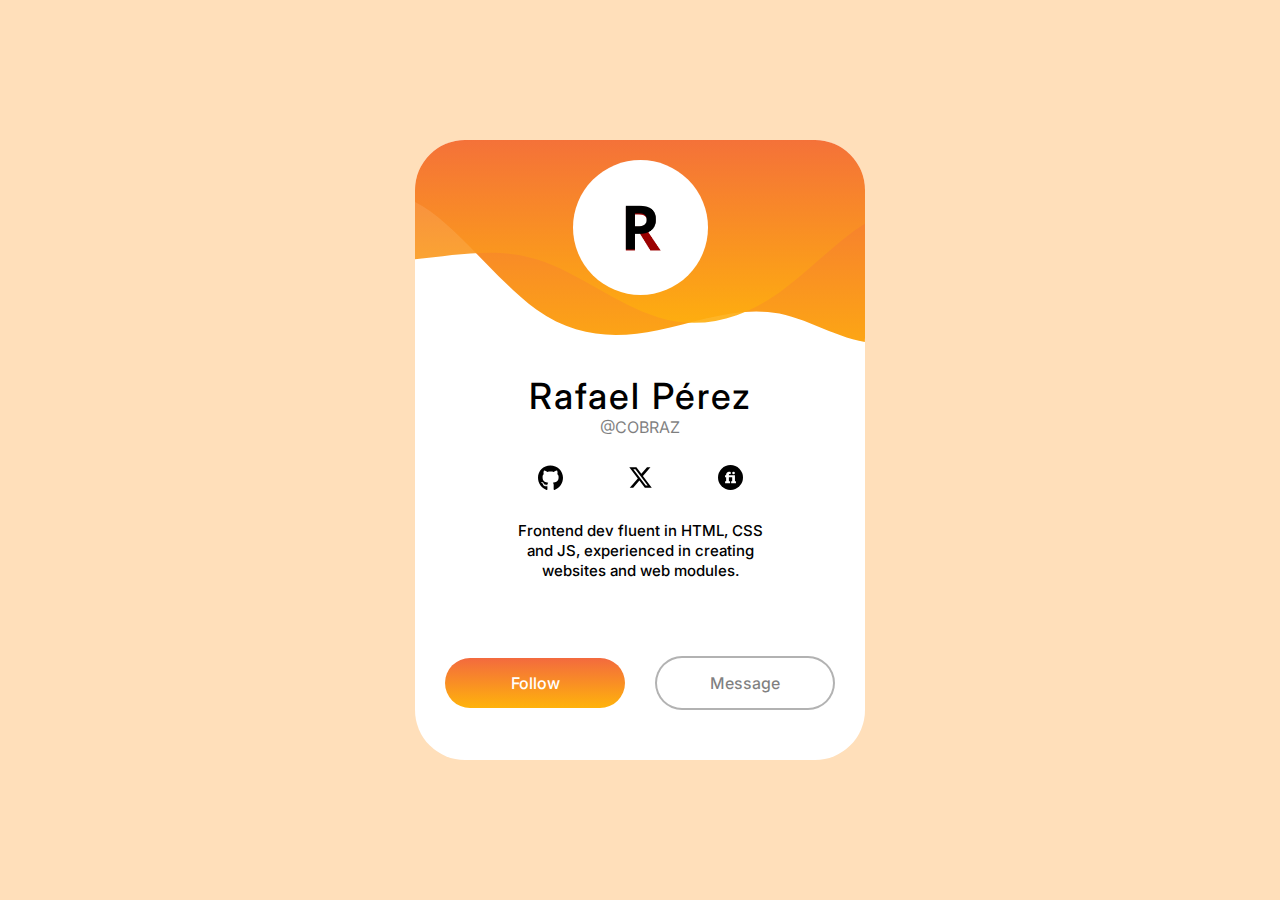
<file: Profile card/index.html>
<!DOCTYPE html>
<html lang="en">
  <head>
    <meta charset="UTF-8">
    <meta name="viewport" content="width=device-width, initial-scale=1.0">
    <title>My Website</title>
    <link rel="stylesheet" href="index.css">
    <link rel="preconnect" href="https://fonts.googleapis.com">
    <link rel="preconnect" href="https://fonts.gstatic.com" crossorigin>
    <link href="https://fonts.googleapis.com/css2?family=Inter:wght@100..900&display=swap" rel="stylesheet">
  </head>
  <body>
    <main>
        <div class="card">
            <div class="top-portion">
                <div class="profile-img-div">
                    <img src="VA.png" class="profile-img">
                </div>
            </div>
            <div class="bottom-portion">
                <div class="name-div">
                    <h1 class="name">Rafael Pérez</h1>
                    <h5 class="userName">@COBRAZ</h5>
                </div>
                <div class="socials-div">
                    <img src="github-brands-solid.svg" class="social-icon">
                    <img src="x-twitter-brands-solid.svg" class="social-icon">
                    <img src="fiverr-icon.svg" class="social-icon">
                </div>
                <div class="description-div">
                    <h4 class="description">Frontend dev fluent in HTML, CSS and JS, experienced in creating websites and web modules.</h4>
                </div>
                <div class="btn-div">
                    <button class="follow btn">Follow</button>
                    <button class="message btn">Message</button>
                </div>
            </div>
        </div>
    </main>
  </body>
</html>
</file>
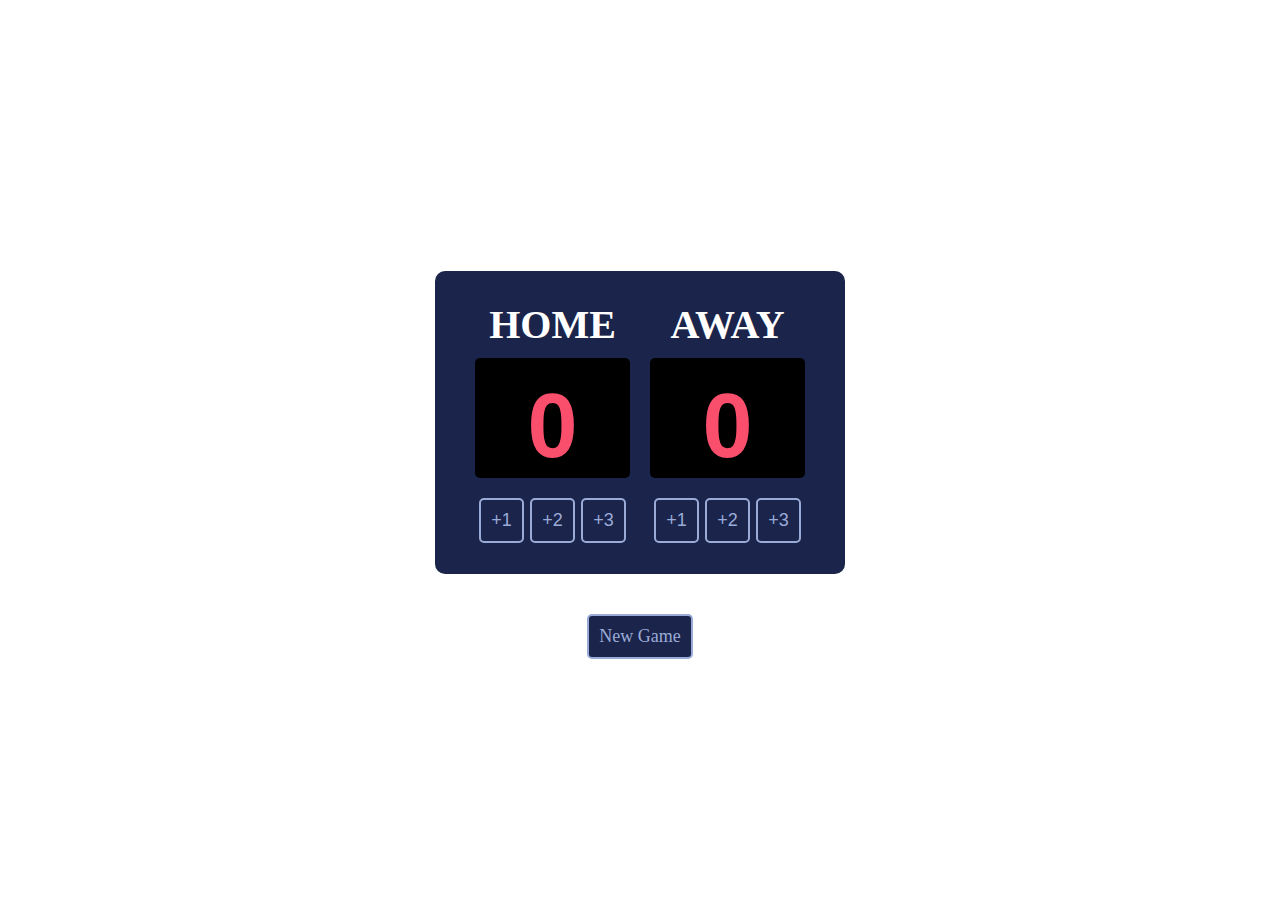
<file: HTML, CSS and JS/Basketball scoreboard/index.html>
<html>
    <head>
        <link rel="stylesheet" href="index.css">
        <link href="https://fonts.cdnfonts.com/css/cursed-timer-ulil" rel="stylesheet">
    </head>
    <body>
        <div class="container">
            <div class="score-container">
                <h3>HOME</h3>
                <div class="score-div">
                    <h1 class="score" id="score-1">0</h1>
                </div>
                <div class="btn-div">
                    <button class="score-btn" onclick="add1_1()">+1</button>
                    <button class="score-btn" onclick="add2_1()">+2</button>
                    <button class="score-btn" onclick="add3_1()">+3</button>
                </div>
            </div>
            <div class="score-container">
                <h3>AWAY</h3>
                <div class="score-div">
                    <h1 class="score" id="score-2">0</h1>
                </div>
                <div class="btn-div">
                    <button class="score-btn" onclick="add1_2()">+1</button>
                    <button class="score-btn" onclick="add2_2()">+2</button>
                    <button class="score-btn" onclick="add3_2()">+3</button>
                </div>
            </div>
        </div>
        <button class="ng-btn" onclick="ngFunct()">New Game</button>
        <script src="index.js"></script>
    </body>
</html>
</file>
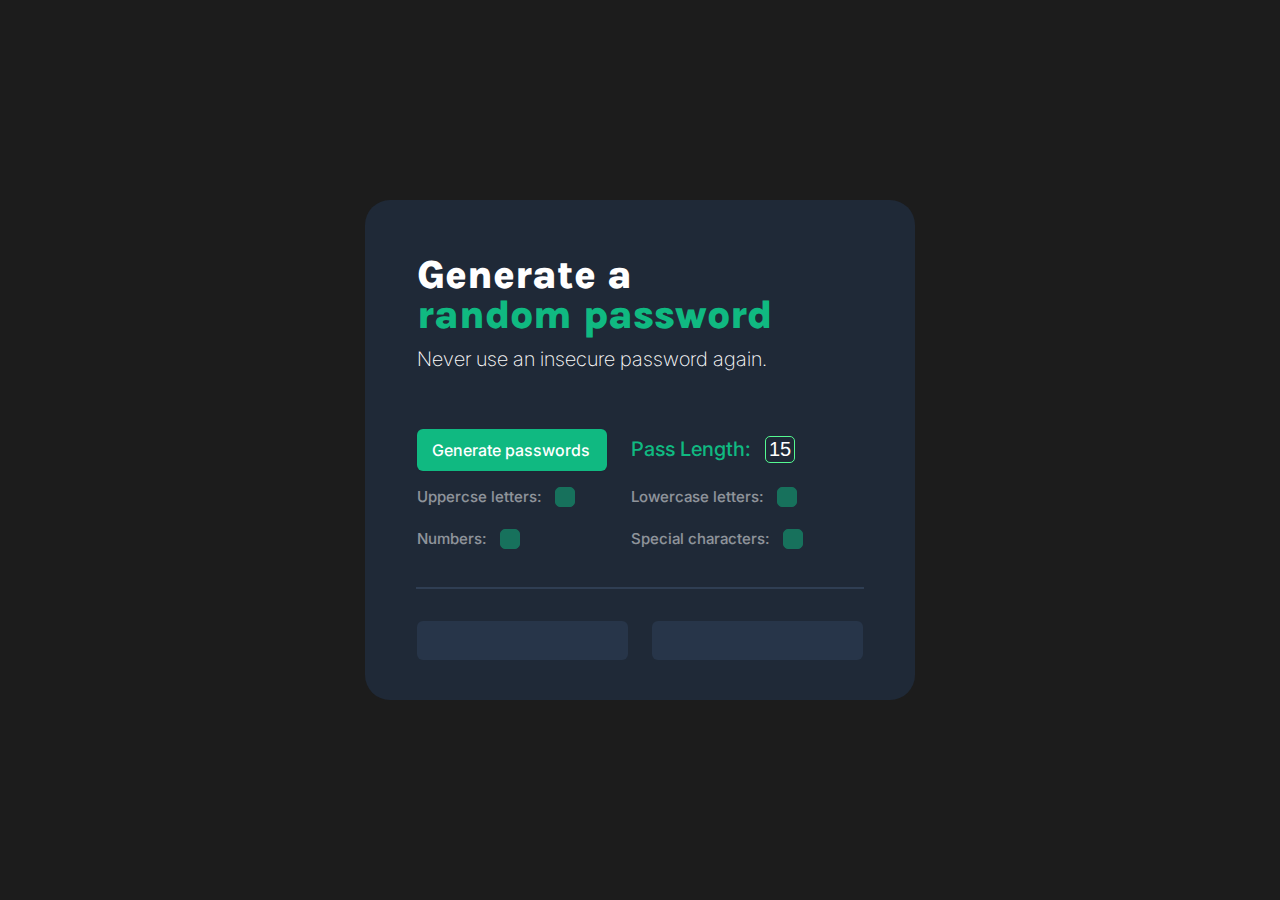
<file: HTML, CSS and JS/Password generator/index.html>
<html>
    <head>
        <link rel="stylesheet" href="index.css">
    </head>
    <body>
        <div class="container">
            <div class="container-section-1">
                <h1 class="title">Generate a <br><span class="green-text">random password</span></h1>
                <h4 class="subtitle">Never use an insecure password again.</h4>
                <div class="settings-section1">
                    <button class="generate-btn" id="genBtn">Generate passwords</button>
                    <label class="length-label" for="length">Pass Length:</label>
                    <input class="length-input" type="number" id="length" min="1" max="20" value="15">
                </div>
                <div class="settings-section2">
                        <div class="input-div">
                            <label class="check-label" for="checkUpperCase">Uppercse letters:</label>
                            <input class="check-btn" type="checkbox" id="checkUpperCase" checked="checked">
                        </div>
                        <div class="input-div">
                            <label class="check-label" for="checkLowercase">Lowercase letters:</label>
                            <input class="check-btn" type="checkbox" id="checkLowercase" checked="checked">
                        </div>   
                </div>
                <div class="settings-section2">
                    <div class="input-div">
                        <label class="check-label" for="checkNumbers">Numbers:</label>
                        <input class="check-btn" type="checkbox" id="checkNumbers" checked="checked">
                    </div>
                    <div class="input-div">
                        <label class="check-label" for="checkSpecial">Special characters:</label>
                        <input class="check-btn" type="checkbox" id="checkSpecial" checked="checked">
                    </div>
                </div>
            </div>
            <div class="section-separator"></div>
            <div class="container-section-2">
                <div class="password-div" id="pass1Div">
                    <h5 class="password" id="pass1"></h5>
                </div>
                <div class="password-div" id="pass2Div">
                    <h5 class="password" id="pass2"></h5>
                </div>
            </div>
        </div>
        <script src="index.js"></script>
    </body>
</html>
</file>
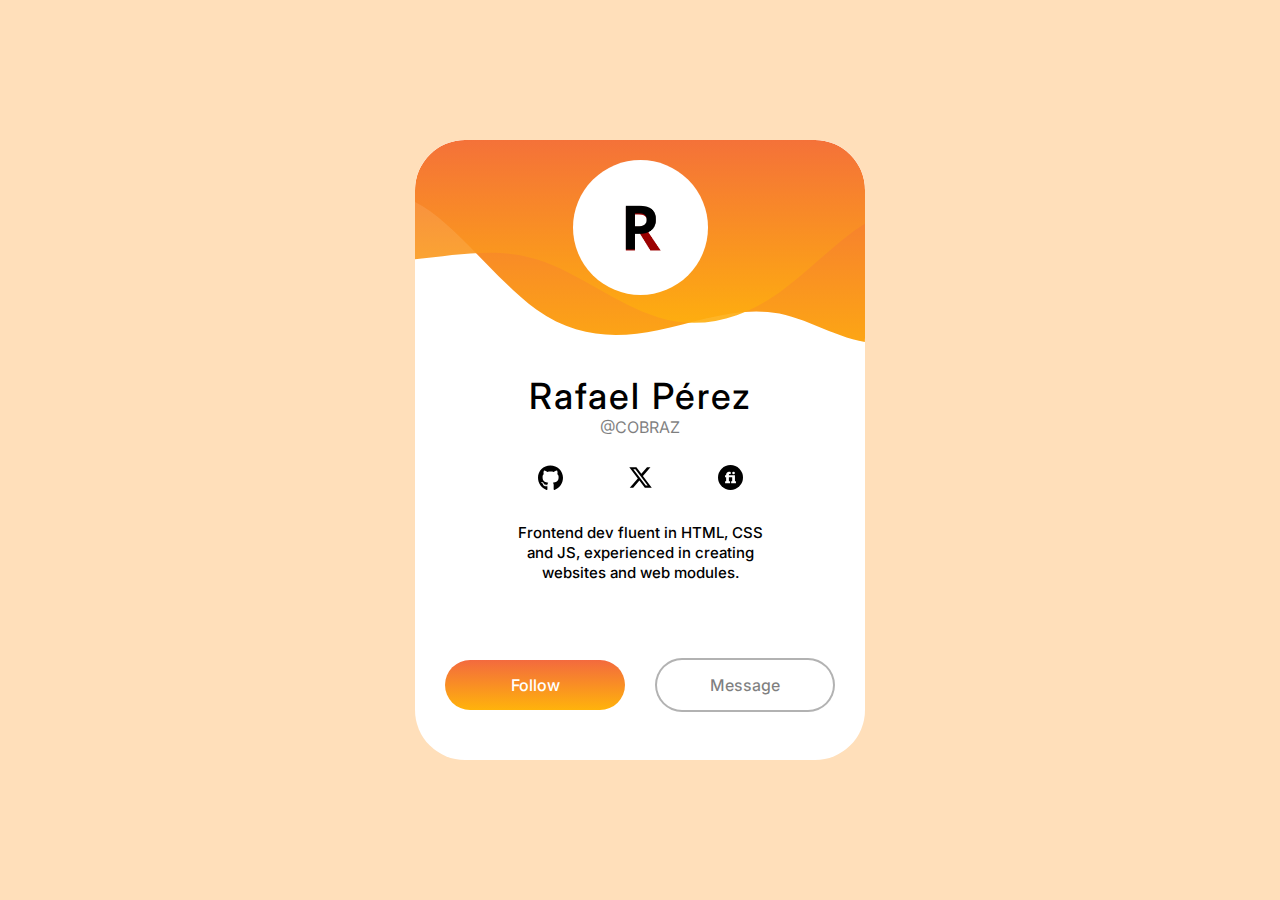
<file: HTML, CSS and JS/Profile card/card.html>
<!DOCTYPE html>
<html lang="en">
  <head>
    <meta charset="UTF-8">
    <meta name="viewport" content="width=device-width, initial-scale=1.0">
    <title>My Website</title>
    <link rel="stylesheet" href="card.css">
    <link rel="preconnect" href="https://fonts.googleapis.com">
    <link rel="preconnect" href="https://fonts.gstatic.com" crossorigin>
    <link href="https://fonts.googleapis.com/css2?family=Inter:wght@100..900&display=swap" rel="stylesheet">
  </head>
  <body>
    <main>
        <div class="card">
            <div class="top-portion">
                <div class="profile-img-div">
                    <img src="VA.png" class="profile-img">
                </div>
            </div>
            <div class="bottom-portion">
                <div class="name-div">
                    <h1 class="name">Rafael Pérez</h1>
                    <h5 class="userName">@COBRAZ</h5>
                </div>
                <div class="socials-div">
                    <a target="_blank" href="https://github.com/wCOBRAZw"><img src="github-brands-solid.svg" class="social-icon"></a>
                    <a target="_blank" href="https://x.com/rafa_pdlc"><img src="x-twitter-brands-solid.svg" class="social-icon"></a>
                    <a target="_blank" href="https://es.fiverr.com/rafael_pdlc"><img src="fiverr-icon.svg" class="social-icon"></a>
                </div>
                <div class="description-div">
                    <h4 class="description">Frontend dev fluent in HTML, CSS and JS, experienced in creating websites and web modules.</h4>
                </div>
                <div class="btn-div">
                    <button class="follow btn">Follow</button>
                    <button class="message btn">Message</button>
                </div>
            </div>
        </div>
    </main>
  </body>
</html>
</file>
<file: Profile card/index.css>
html,
body,
div,
span,
applet,
object,
iframe,
h1,
h2,
h3,
h4,
h5,
h6,
p,
blockquote,
pre,
a,
abbr,
acronym,
address,
big,
cite,
code,
del,
dfn,
em,
img,
ins,
kbd,
q,
s,
samp,
small,
strike,
strong,
sub,
sup,
tt,
var,
b,
u,
i,
center,
dl,
dt,
dd,
ol,
ul,
li,
fieldset,
form,
label,
legend,
table,
caption,
tbody,
tfoot,
thead,
tr,
th,
td,
article,
aside,
canvas,
details,
embed,
figure,
figcaption,
footer,
header,
hgroup,
menu,
nav,
output,
ruby,
section,
summary,
time,
mark,
audio,
video {
  margin: 0;
  padding: 0;
  border: 0;
  font-size: 100%;
  font: inherit;
  vertical-align: baseline;
}

article,
aside,
details,
figcaption,
figure,
footer,
header,
hgroup,
menu,
nav,
section {
  display: block;
}
body {
  line-height: 1;
}
ol,
ul {
  list-style: none;
}
blockquote,
q {
  quotes: none;
}
blockquote:before,
blockquote:after,
q:before,
q:after {
  content: "";
  content: none;
}
table {
  border-collapse: collapse;
  border-spacing: 0;
}


/* My code starts here */

@import url('https://fonts.googleapis.com/css2?family=Inter:wght@100..900&display=swap');

* {
    font-family: "Inter";
}

body {
    width: 100vw;
    height: 100vh;
    background-color: #FFDFBA;
}

main {
    height: 100%;
    width: 100%;
    display: flex;
    align-items: center;
    justify-content: center;
}

.card {
    width: 50%;
    max-width: 450px;
    height: 80%;
    max-height: 620px;
    background-color: white;
    border-radius: 50px;
}

.top-portion, .bottom-portion {
    height: 40%;
}

.bottom-portion {
    width: 100%;
}

.profile-img-div {
    width: 100%;
    height: 100%;
    background-image: url("wave.svg");
    background-repeat: no-repeat;
    background-size: cover;
    display: flex;
    align-items: flex-start;
    justify-content: center;
    border-radius: 50px;
}

.profile-img {
    width: 30%;
    height: auto;
    border-radius: 999px;
    margin-top: 20px;
}

.name-div {
    width: 100%;
    display: flex;
    flex-direction: column;
    justify-content: center;
    align-items: center;
}

.name {
    font-size: 36px;
    letter-spacing: 2px;
    font-weight: 500;
    margin-top: -10px;
}

.userName {
    margin-top: 5px;
    opacity: 0.5;
}

.socials-div {
    width: 60%;
    display: flex;
    align-items: center;
    justify-content: space-around;
    margin: auto;
}

.social-icon {
    width: 25px;
    margin: 30px 0px;
}

.description-div {
    width: 60%;
    margin: auto;
    text-align: center;
    font-weight: 500;
    line-height: 20px;
    font-size: 15px;
}

.btn-div {
    width: 100%;
    justify-content: space-evenly;
    align-items: center;
    display: flex;
    margin-top: 10%;
}

.btn {
    margin: 30px 0px 30px 0px;
    width: 40%;
    padding: 15px 15px;
    border-radius: 50px;
    background-color: #FFF;
    color: rgba(0, 0, 0, 0.5);
    font-size: 16px;
    font-weight: 500;
    cursor: pointer;
    border: solid 2px rgba(0, 0, 0, 0.3);
}

.follow {
    background: linear-gradient(#F36A3E, #FFB30B) !important;
    color: white;
    border: 0;
}
</file>
<file: HTML, CSS and JS/Basketball scoreboard/index.css>
body {
    margin: 0;
    display: flex;
    flex-direction: column; 
    justify-content: center; 
    align-items: center;
    height: 100vh;
    width: 100vw;
}

.container {
    display: flex;
    justify-content: space-around;
    margin: 30px;
    background-color: #1B244A;
    padding: 30px;
    border-radius: 10px;
    max-width: 400px;
    
}

.score-div {
    display: flex;
    background-color: black;
    width: 155px;
    height: 120px;
    border-radius: 5px;
    margin: 10px;
    align-items: center;
    justify-content: center;
}

.score-container {
    display: flex;
    flex-direction: column;
    align-items: center;
}

h3 {
    font-weight: 700;
    font-family: Verdana;
    font-size: 40px;
    margin: 0;
    padding: 0;
    color: white;
}

.score-btn {
    width: 45px;
    height: 45px;
    margin: 1px;
    margin-top: 10px;
    font-family: 'Cursed Timer ULiL', sans-serif;
    font-weight: 400;
    font-size: 18px;
    background-color: transparent;
    border-color: #9AABD8;
    border-width: 2px;
    border-radius: 5px;
    border-style: solid;
    color: #9AABD8;
    cursor: pointer;

}

.score {
    color: ;
    font-size: 90px;
    font-family: 'Cursed Timer ULiL', sans-serif;
    height: 100%;
    display: flex;
    justify-content: center;
    align-items: flex-end;
    text-align: center;
    width: 100%;
    margin: 0;
}

.ng-btn {
    padding: 10px;
    height: 45px;
    margin: 1px;
    margin-top: 10px;
    font-family: 'Cursed Timer ULiL';
    font-weight: 400;
    font-size: 18px;
    background-color:#1B244A;
    border-color: #9AABD8;
    border-width: 2px;
    border-radius: 5px;
    border-style: solid;
    color: #9AABD8;
    cursor: pointer;
}
</file>
<file: HTML, CSS and JS/Password generator/index.css>
@import url('https://fonts.googleapis.com/css2?family=Karla:ital,wght@0,200..800;1,200..800&display=swap');
@import url('https://fonts.googleapis.com/css2?family=Inter:wght@100..900&display=swap');

:root {
    --checkbox-size: 16px;
    --margin: 16px;
    --margin-small: calc(var(--margin) / 2);
    --text-lighter: #ccc;
    --brand: #55F991;
}

body {
    margin: 0;
    background-color: #1C1C1C;
    height: 100%;
    width: 100%;
    display: flex;
    justify-content: center;
    align-items: center;
}

.title {
    margin: 0;
    color: white;
    font-family: "Karla", sans-serif;
    font-weight: 800;
    font-size: 40px;
    line-height: 40px;
    margin-left: 52px;
    margin-top: 55px;
}

.green-text {
    color: #10B981;
}

.subtitle {
    margin: 0;
    color: white;
    font-family: "Inter";
    font-weight: 200;
    font-size: 20px;
    line-height: 28px;
    margin-left: 52px;
    margin-top: 10px;
}

.container {
    width: 550px;
    height: 500px;
    background-color: #1F2937;
    margin: 64px;
    border-radius: 25px;
}

.generate-btn {
    border: 0;
    width: Hug (191px);
    height: Hug (42px);
    padding: 9px 17px 9px 15px;
    border-radius: 6px;
    opacity: 0px;
    box-shadow: 0px 1px 2px 0px #0000000D;
    background: #10B981;
    font-family: Inter;
    font-size: 16px;
    font-weight: 500;
    line-height: 24px;
    text-align: left;
    color: white;
    margin-top: 56px;
    margin-left: 52px;
    cursor: pointer;
}

.section-separator {
    width: 81%;
    margin: auto;
    height: 0px;
    border: 1px solid #2F3E53;
    margin-top: 32px;
}

.password-div {
    width: 211px;
    height: 39px;
    border-radius: 6px;
    background: #273549;
    display: flex;
    align-items: center;
    justify-content: center;
    cursor: pointer;
}

.password {
    color: #55F991;
    font-family: Inter;
    font-size: 16px;
    font-weight: 500;
    line-height: 32px;
    text-align: center;
}

.container-section-2 {
   margin: auto; 
   display: flex;
   justify-content: space-between;
   width: 81%;
   margin-top: 32px;
}

.length-label {
    margin-left: 20px;
    color: #10B981;
    font-family: Inter;
    font-size: 20px;
    font-weight: 500;
    line-height: 32px;
    text-align: center;
    margin-right: 10px;
}  

.length-input {
    width: 30px;
    margin: 0;
    appearance: none;
    font-size: 20px;
    font-weight: 500;
    text-align: center;
    border: solid 1px #55F991;
    border-radius: 5px;
    background-color: transparent;
    color: white;

}

input::-webkit-outer-spin-button,
input::-webkit-inner-spin-button {
    -webkit-appearance: none;
    margin: 0;
}

input[type="number"] {
    appearance: none;
    -moz-appearance: textfield;
}

.settings-section2 {
    width: 81%;
    margin: auto;
    margin-top: 10px;
    display: flex;
    justify-content: flex-start;
}

.input-div {
    width: 48%;
    display: flex;
    align-items: center;
}

.check-label {
    color: white;
    font-family: Inter;
    font-size: 15px;
    font-weight: 500;
    line-height: 32px;
    margin-right: 10px;
    opacity: 0.5;
}

.check-btn {
    border:1px solid #10B981;
    height: 20px;
    width: 20px;
    -webkit-appearance: none;
    appearance: none;
    padding: 5px;
    vertical-align: middle;
    background-color :transparent;
    -webkit-transition: background-color 2000ms linear;
    -ms-transition: background-color 200ms linear;
    transition: background-color 200ms linear;
    border-radius: 5px;
    opacity: .5;
}

.check-btn:checked {
    background-color: #10B981;
    -webkit-transition: background-color 2000ms linear;
    -ms-transition: background-color 200ms linear;
    transition: background-color 200ms linear;
}
</file>
<file: HTML, CSS and JS/Profile card/card.css>
html,
body,
div,
span,
applet,
object,
iframe,
h1,
h2,
h3,
h4,
h5,
h6,
p,
blockquote,
pre,
a,
abbr,
acronym,
address,
big,
cite,
code,
del,
dfn,
em,
img,
ins,
kbd,
q,
s,
samp,
small,
strike,
strong,
sub,
sup,
tt,
var,
b,
u,
i,
center,
dl,
dt,
dd,
ol,
ul,
li,
fieldset,
form,
label,
legend,
table,
caption,
tbody,
tfoot,
thead,
tr,
th,
td,
article,
aside,
canvas,
details,
embed,
figure,
figcaption,
footer,
header,
hgroup,
menu,
nav,
output,
ruby,
section,
summary,
time,
mark,
audio,
video {
  margin: 0;
  padding: 0;
  border: 0;
  font-size: 100%;
  font: inherit;
  vertical-align: baseline;
}

article,
aside,
details,
figcaption,
figure,
footer,
header,
hgroup,
menu,
nav,
section {
  display: block;
}
body {
  line-height: 1;
}
ol,
ul {
  list-style: none;
}
blockquote,
q {
  quotes: none;
}
blockquote:before,
blockquote:after,
q:before,
q:after {
  content: "";
  content: none;
}
table {
  border-collapse: collapse;
  border-spacing: 0;
}


/* My code starts here */

@import url('https://fonts.googleapis.com/css2?family=Inter:wght@100..900&display=swap');

@media only screen and (min-width: 565px) {
    .btn-div {
        flex-direction: row;
        min-width: 450px;
        margin-top: 10%;
        justify-content: space-evenly;
        align-items: center;
        display: flex;
    }

    .card {
        height: 85%;
        max-height: 620px;
    }

    .btn {
        margin: 30px 0px 30px 0px;
        width: 40%;
        min-width: 40%;
        padding: 15px 15px;
    }
}
@media only screen and (max-width: 565px) {
    .btn-div {
        flex-direction: column;
        min-width: 0;
        margin-top: 20%;
        align-items: center;
        justify-content: space-between;
        display: flex;
        row-gap: 20px;
    }

    .card {
        height: 80%;
    }

    .btn {
        width: 60%;
        min-width: 40%;
        padding: 15px 15px;
    }
}

* {
    font-family: "Inter";
    
}

body {
    width: 100vw;
    height: 100vh;
    background-color: #FFDFBA;
}

main {
    height: 100%;
    width: 100%;
    display: flex;
    align-items: center;
    justify-content: center;
}

.card {
    width: 80%;
    max-width: 450px;
    background-color: white;
    border-radius: 50px;
    overflow: hidden;
}

.top-portion, .bottom-portion {
    height: 40%;
}

.top-portion {
    overflow: hidden;
}

.bottom-portion {
    width: 100%;
    
}

.profile-img-div {
    width: 100%;
    height: 100%;
    background-image: url("wave.svg");
    background-repeat: no-repeat;
    background-size: cover;
    display: flex;
    align-items: flex-start;
    justify-content: center;
    border-radius: 50px;
    z-index: 0;
    overflow: hidden;
}

.profile-img {
    width: 30%;
    height: auto;
    border-radius: 999px;
    margin-top: 20px;
}

.name-div {
    width: 100%;
    display: flex;
    flex-direction: column;
    justify-content: center;
    align-items: center;
}

.name {
    font-size: 36px;
    letter-spacing: 2px;
    font-weight: 500;
    margin-top: -10px;
    text-align: center;
}

.userName {
    margin-top: 5px;
    opacity: 0.5;
}

.socials-div {
    width: 60%;
    display: flex;
    align-items: center;
    justify-content: space-around;
    margin: auto;
}

.social-icon {
    width: 25px;
    margin: 30px 0px;
}

.description-div {
    width: 60%;
    margin: auto;
    text-align: center;
    font-weight: 500;
    line-height: 20px;
    font-size: 15px;
}

.btn-div {
    width: 100%;
}

.btn {
    border-radius: 50px;
    background-color: #FFF;
    color: rgba(0, 0, 0, 0.5);
    font-size: 16px;
    font-weight: 500;
    cursor: pointer;
    border: solid 2px rgba(0, 0, 0, 0.3);
}

.follow {
    background: linear-gradient(#F36A3E, #FFB30B) !important;
    color: white;
    border: 0;
}
</file>
